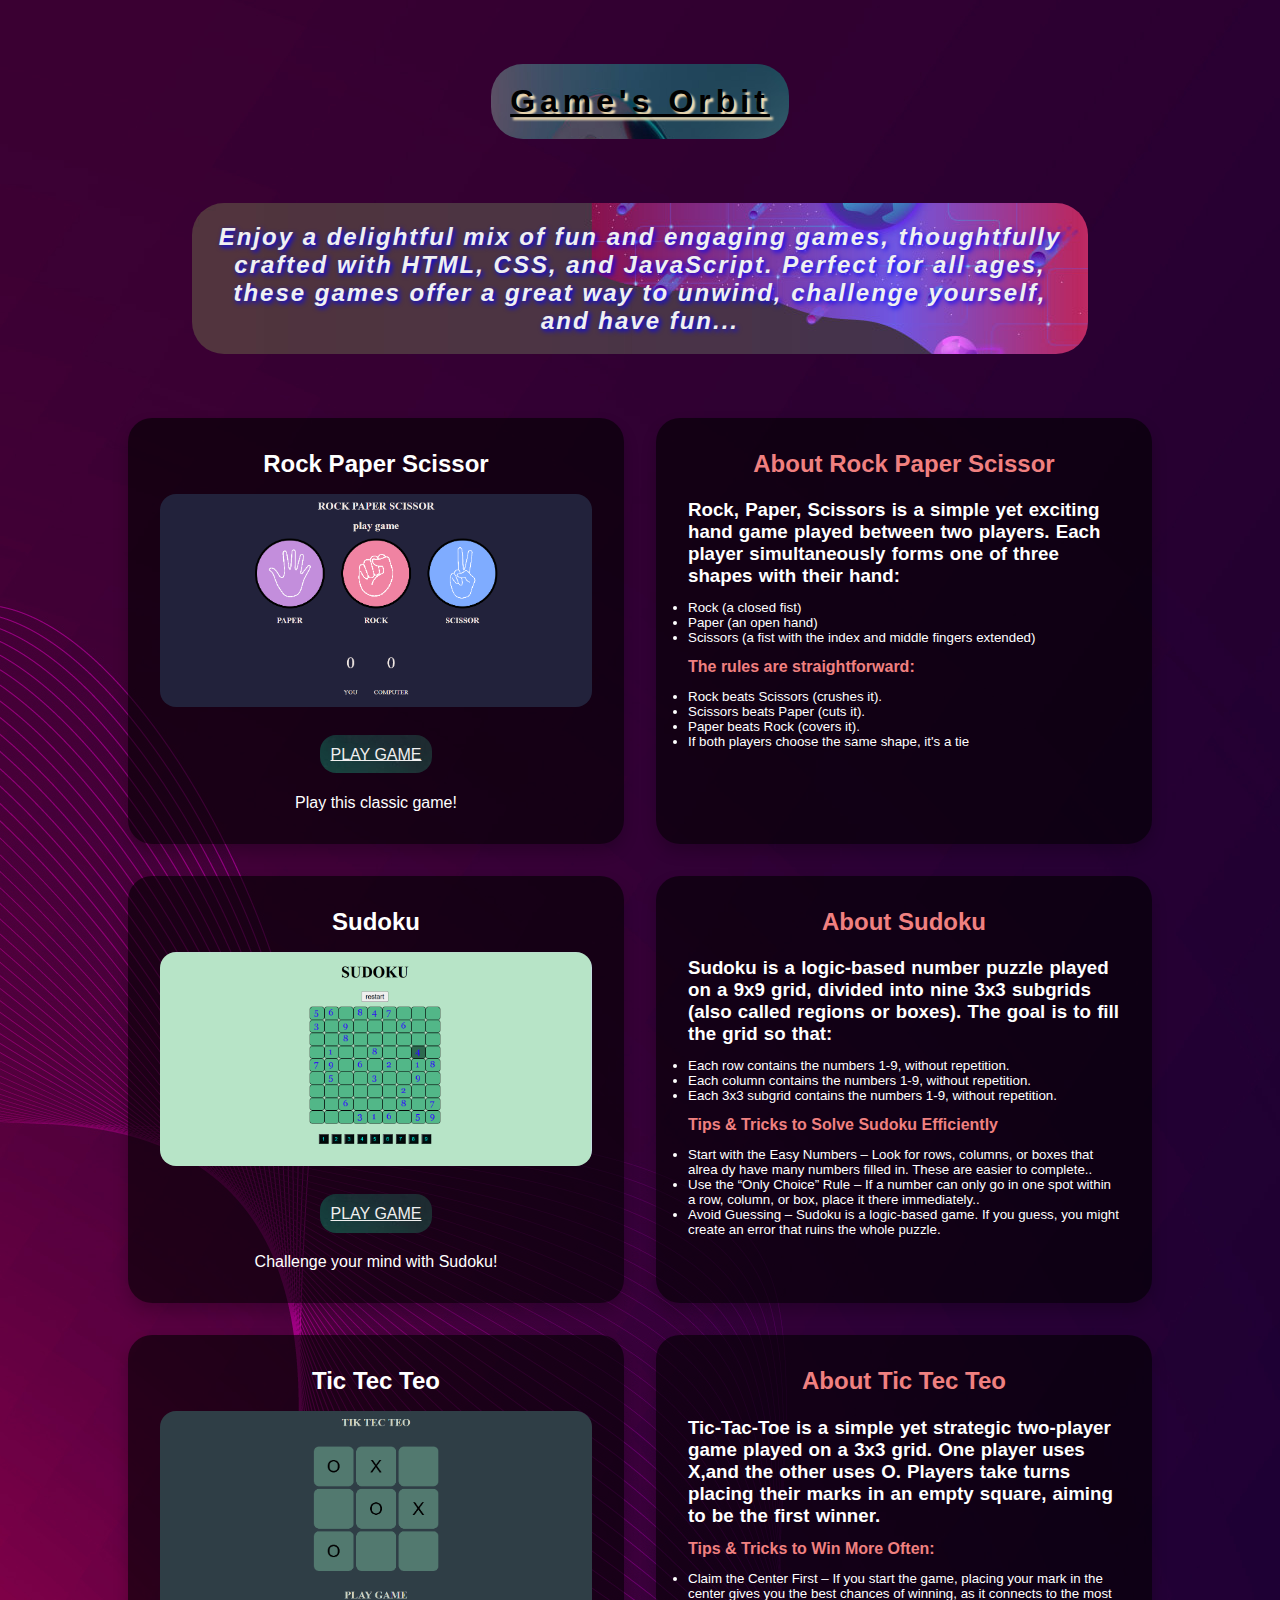
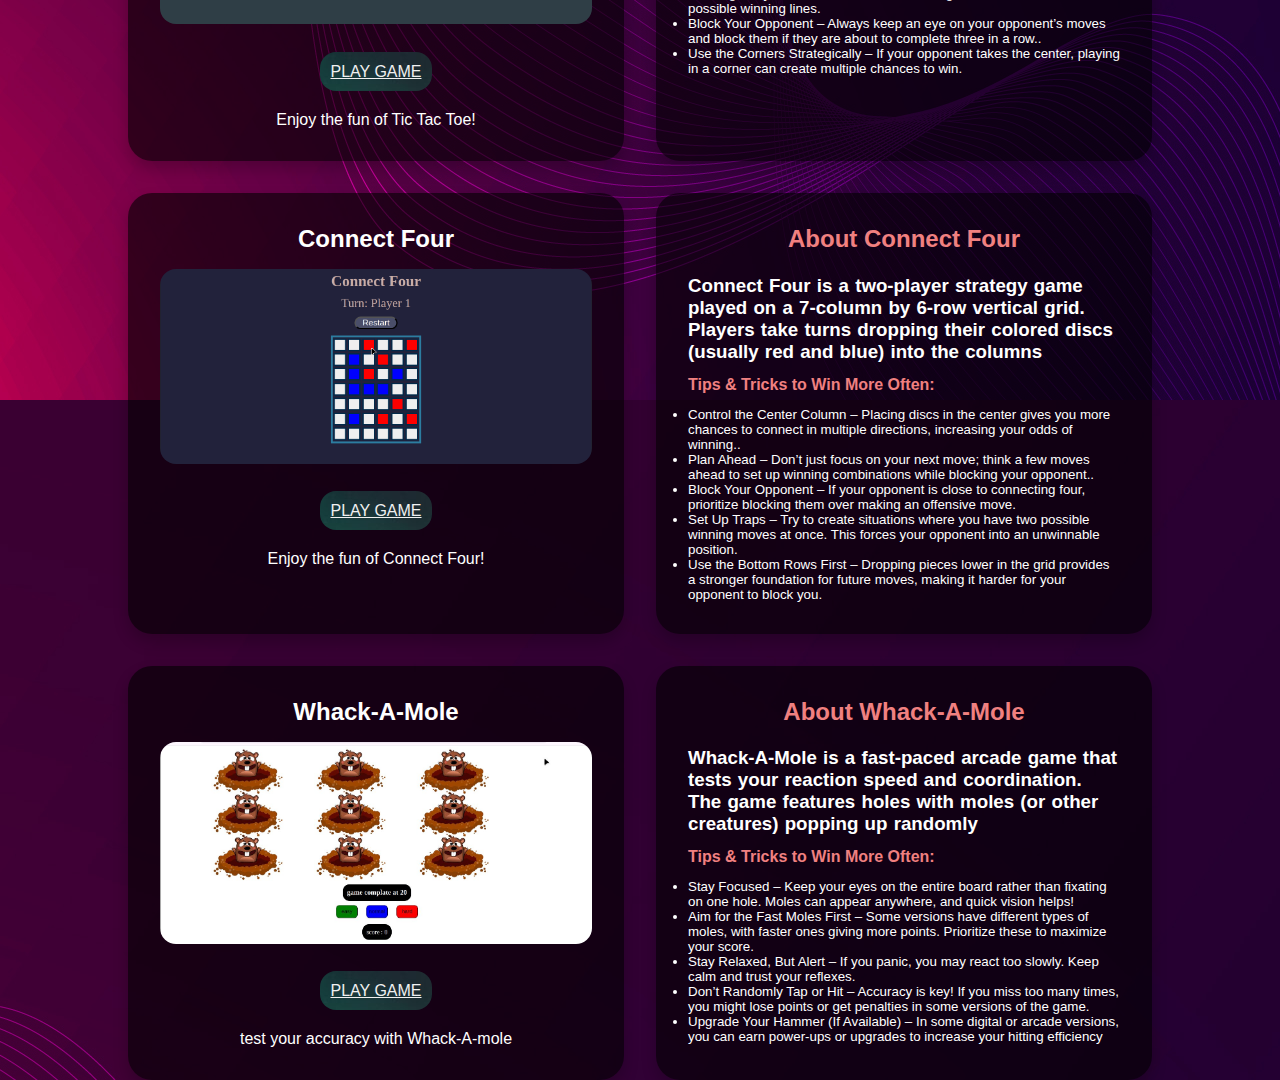
<file: WEB-SITE/website/index.html>
<!DOCTYPE html>
<html lang="en">
<head>
    <meta charset="UTF-8">
    <meta name="viewport" content="width=device-width, initial-scale=1.0">
    <link rel="stylesheet" href="../website/style/game_style.css">
    <title>Welcome to GameOrbit</title>
</head>
<body>
    <div class="head">
        <h1 class="mainHeading">Game's Orbit</h1>
    </div>
    <div class="text">
        <h2 class="mainInfo"> <i>Enjoy  a delightful mix of fun and engaging games, thoughtfully crafted 
            with HTML, CSS, and JavaScript. Perfect for all
             ages, these games offer a great way to unwind, challenge yourself, and have fun... </i>
        </h2>
    </div>
  <div class="cardOfGame">
    <div class="gamesCards">
        <div class="card">
            <h2>Rock Paper Scissor</h2>
            <img class="rock" src="../website/images/ROCK PAPER SCISSOR.png" alt="">
            <a class="button" id="" href="../website/games/Rock Paper Scissor/RPS.html" target="_blank">PLAY GAME</a>
            
            <!--<a class="button" href="https://github.com/Harshil-280307/GAME/tree/888cad1f05506d0e6ac6e62cdee2aa10fcfda733/Rock%20Paper%20Scissor" target="_blank">SOURCE CODE</a>-->
            <p class="about">Play this classic game!</p>
        </div>

        <div class="card">
            <h2 class="aboutCarsHead">About Rock Paper Scissor</h2>
            <h3 class="topic">Rock, Paper, Scissors is a simple yet exciting hand game played between two players. Each
                 player simultaneously forms one of three shapes with their hand:
            </h3>  
                <div class="rules">  
                    <ul>
                        <li> Rock (a closed fist)</li>
                        <li> Paper (an open hand)</li>
                        <li> Scissors (a fist with the index and middle fingers extended) </li>
                    </ul>
               
                    <h4 class="cardSubHeading"> The rules are straightforward: </h4>
                    
                    <ul>
                        <li> Rock beats Scissors (crushes it).</li>
                        <li> Scissors beats Paper (cuts it).</li>
                        <li> Paper beats Rock (covers it).</li>
                        <li> If both players choose the same shape, it's a tie</li>
                    </ul>
                </div>
        </div>

        <div class="card">
            <h2>Sudoku</h2>
            <img src="../website/images/SUDOKU.png" alt="">
            <a class="button" id="" href="../website/games/sudoku/sudoku_2.html" target="_blank">PLAY GAME</a>
          
            <!--<a class="button" href="https://github.com/Harshil-280307/GAME/tree/888cad1f05506d0e6ac6e62cdee2aa10fcfda733/sudoku/final%20complate" target="_blank">SOURCE CODE</a>-->
            <p class="about">Challenge your mind with Sudoku!</p>
        </div>

        <div class="card">
            <h2 class="aboutCarsHead">About Sudoku</h2>
            <h3 class="topic">Sudoku is a logic-based number puzzle played on a 9x9 grid, divided 
                into nine 3x3 subgrids (also called regions or boxes). The goal is to fill the grid so that:
           </h3>  
               <div class="rules">  
                    <ul>
                      <li> Each row contains the numbers 1-9, without repetition.</li>
                      <li> Each column contains the numbers 1-9, without repetition.</li>
                      <li> Each 3x3 subgrid contains the numbers 1-9, without repetition.</li>
                    </ul>  
              
                   <h4 class="cardSubHeading"> Tips & Tricks to Solve Sudoku Efficiently </h4>
                   <ul>
                        <li> Start with the Easy Numbers – Look for rows, columns, or boxes that alrea
                           dy have many numbers filled in. These are easier to complete..</li>
                        <li> Use the “Only Choice” Rule – If a number can only go in one spot
                             within a row, column, or box, place it there immediately..</li>
                        <li> Avoid Guessing – Sudoku is a logic-based game. If you guess,
                             you might create an error that ruins the whole puzzle.</li>
                   </ul>
               </div>
        </div>

        <div class="card">
            <h2>Tic Tec Teo</h2>
            <img src="../website/images/TIK TEC TEO.png" alt="">
            <a class="button" id="" href="../website/games/tic tec teo updeted/game.html" target="_blank">PLAY GAME</a>
            
            <!--<a class="button" href="https://github.com/Harshil-280307/GAME/tree/888cad1f05506d0e6ac6e62cdee2aa10fcfda733/tic%20tec%20teo" target="_blank">SOURCE CODE</a>-->
            <p class="about">Enjoy the fun of Tic Tac Toe!</p>
        </div>

        <div class="card">
            <h2 class="aboutCarsHead">About Tic Tec Teo</h2>
            <h3 class="topic">Tic-Tac-Toe is a simple yet strategic two-player game played on a 3x3 grid.
                 One player uses X,and the other uses O. Players take turns placing 
                their marks in an empty square, aiming to be the first winner.  
           </h3>  
               <div class="rules">  
              
                   <h4 class="cardSubHeading">Tips & Tricks to Win More Often: </h4>

                   <ul>
                     <li> Claim the Center First – If you start the game, placing your  mark in the center gives you
                       the best chances of winning, as it connects to the most possible winning lines.</li>
                     <li> Block Your Opponent – Always keep an eye on your opponent’s moves and block them if 
                       they are about to complete three in a row..</li>
                     <li> Use the Corners Strategically – If your opponent takes the center, playing in a corner
                       can create multiple chances to win.</li>
                   </ul>
               </div>
        </div>


        <div class="card">
          <h2>Connect Four</h2>
          <img src="../website/images/Connect Four.png" alt="">
          <a class="button" id="" href="../website/games/connect four (2)/gaem.html" target="_blank">PLAY GAME</a>
          
          <!--<a class="button" href="https://github.com/Harshil-280307/GAME/tree/888cad1f05506d0e6ac6e62cdee2aa10fcfda733/tic%20tec%20teo" target="_blank">SOURCE CODE</a>-->
          <p class="about">Enjoy the fun of Connect Four!</p>
      </div>


      <div class="card">
      <h2 class="aboutCarsHead">About Connect Four</h2>
      <h3 class="topic">Connect Four is a two-player strategy game played on a 7-column by 6-row vertical grid.
         Players take turns dropping their colored discs (usually red and blue) into the columns
      </h3>  
          <div class="rules">  
              
         
              <h4 class="cardSubHeading"> Tips & Tricks to Win More Often: </h4>
              
              <ul>
                  <li> Control the Center Column – Placing discs in the center gives you more chances to connect in 
                    multiple directions, increasing your odds of winning..</li>
                  <li> Plan Ahead – Don’t just focus on your next move; think a few moves ahead to set up winning 
                    combinations while blocking your opponent..</li>
                  <li> Block Your Opponent – If your opponent is close to connecting four, prioritize blocking them over
                     making an offensive move.</li>
                  <li> Set Up Traps – Try to create situations where you have two possible winning moves at once.
                     This forces your opponent into an unwinnable position.</li>
                  <li>Use the Bottom Rows First – Dropping pieces lower in the grid provides a stronger foundation
                     for future moves, making it harder for your opponent to block you.</li>
              </ul>
          </div>
       </div>

        <div class="card">
          <h2>Whack-A-Mole</h2>
          <img src="../website/images/whack a mole.jpg" alt="">
          <a class="button" id="" href="../website/games/whack a mole/index.html" target="_blank">PLAY GAME</a>
          
          <!--<a class="button" href="https://github.com/Harshil-280307/GAME/tree/888cad1f05506d0e6ac6e62cdee2aa10fcfda733/tic%20tec%20teo" target="_blank">SOURCE CODE</a>-->
          <p class="about">test your accuracy with Whack-A-mole</p>
        </div>

      <div class="card">
        <h2 class="aboutCarsHead">About Whack-A-Mole</h2>
        <h3 class="topic">Whack-A-Mole is a fast-paced arcade game that tests your reaction speed 
          and coordination. The game features holes with moles (or other creatures) popping up randomly
       </h3>  
           <div class="rules">  
          
               <h4 class="cardSubHeading">Tips & Tricks to Win More Often: </h4>
                <ul>
                  <li> Stay Focused – Keep your eyes on the entire board rather than fixating 
                      on one hole. Moles can appear anywhere, and quick vision helps!</li>
                  <li>Aim for the Fast Moles First – Some versions have different types of moles, with faster 
                      ones giving more points. Prioritize these to maximize your score.</li>
                  <li> Stay Relaxed, But Alert – If you panic, you may react too slowly. 
                      Keep calm and trust your reflexes.</li>
                  <li>Don’t Randomly Tap or Hit – Accuracy is key! If you miss too many times,
                     you might lose points or get penalties in some versions of the game.</li>
                  <li>Upgrade Your Hammer (If Available) – In some digital or arcade versions,
                     you can earn power-ups or upgrades to increase your hitting efficiency</li>
               </ul>
           </div>
    </div>

      </div>
    </div>

   <!-- <footer>
        <div class="footerInfo">
            
          <div class="footer-contant">
              <h3 class="footer-h3">About Us</h3>
              <p>
                We provide high-quality CSS templates and gaming resources.
                Stay updated with the latest designs and trends!
              </p>
          </div>

          <div class="footer-link">
              <h3>Quick Link</h3>
              <ul>
                <li> <a class="foo-link" href="/about">About</a> </li>
                <li> <a class="foo-link" href="../website/game_index.html">Games</a> </li>
                <li> <a class="foo-link" href="../website/template.html">CSS Templates</a> </li>
                <li> <a class="foo-link" href="/contact">Contact</a> </li>
                <li> <a class="foo-link" href="../website/web_index.html">Home Page</a> </li>
            </ul>
          </div>

          <div class="footer-bottom">
            <p>© 2025 EXPLORE ACADEMY. All Rights Reserved.</p>
          </div>

        </div>
    </footer> -->
</body>
</html>
</file>
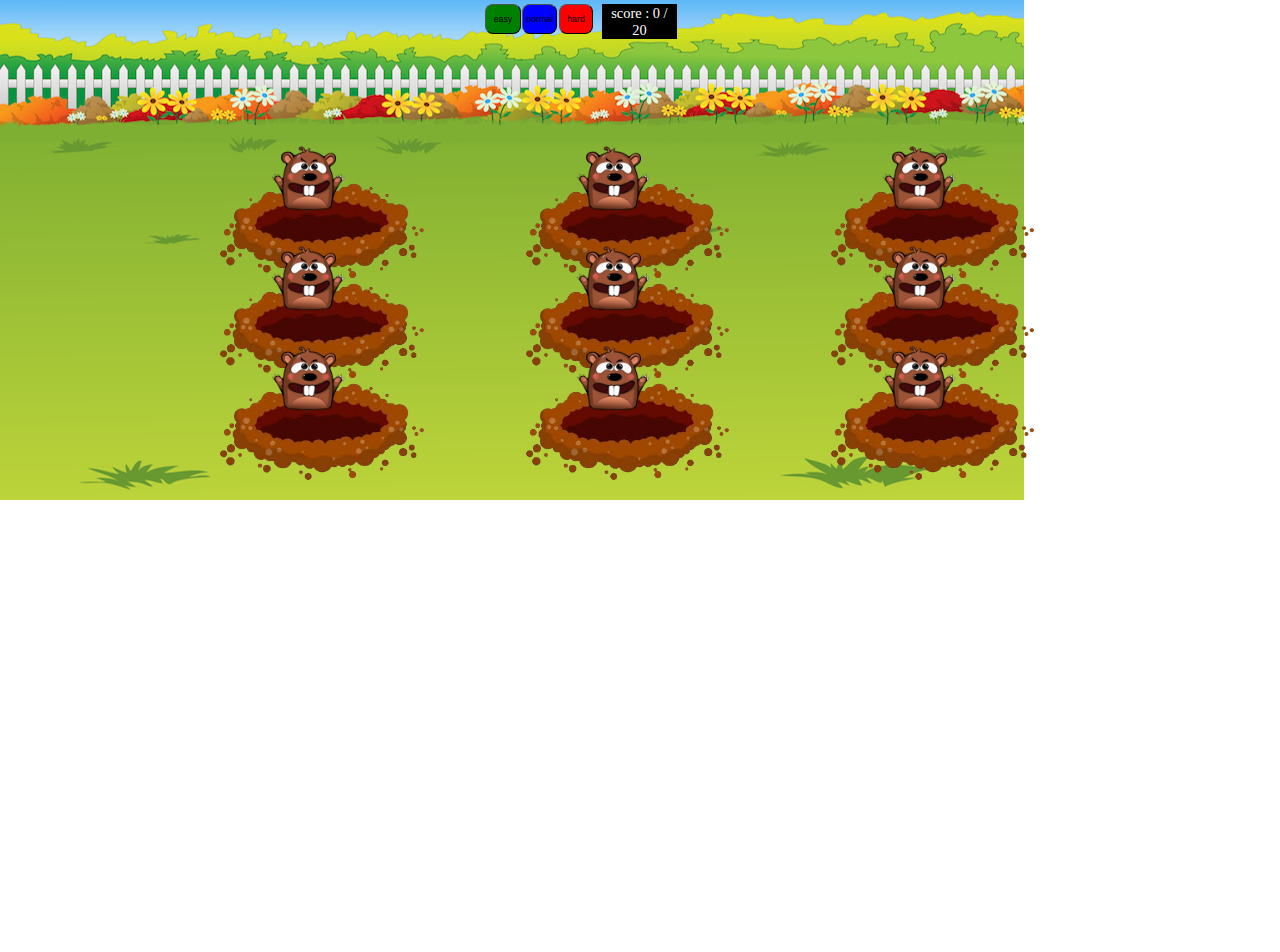
<file: WEB-SITE/website/games/whack a mole/index.html>
<!DOCTYPE html>
<html lang="en">
<head>
    <meta charset="UTF-8">
    <meta name="viewport" content="width=device-width, initial-scale=1.0">
    <title>whack a mole</title>
    <link rel="stylesheet" href="mole.css">
</head>
<body>
    <main>

         <!--div for other factore-->
        <div class="navigation">
            
            <!--for a deficulty-->
           <div class="deficulty-menu">
                <button class="deficulty" id="easy">easy</button>
                <button class="deficulty" id="normal">normal</button>
                <button class="deficulty" id="hard">hard</button>
           </div>

            <!--div for score detail-->
            <div class="score-menu">
                <p class="score">score : 0 / 20</p>
            </div>
            <!--div for start detail-->
            <div class="start-menu">
                <h2 class="start">start</h2>
                <h2 class="Restart">ReSet Deficulty</h2>
            </div>

            
        </div>


        <p class="game-win"></p>


        <!--a main container for store hall game  -->
        <div class="game">
            
            <!--a div for the store images-->
            <div class="contant">
                    <!--bothImg class for set dirt and mole images-->
                    <div class="bothImg1">
                        <img src="images.jpeg" alt="" class="dirt" id="dirt1">
                        <img src="mole.png" alt="" class="mole" id="mole1">
                    </div>

                    <div class="bothImg2">
                        <img src="images.jpeg" alt="" class="dirt" id="dirt2">
                        <img src="mole.png" alt="" class="mole" id="mole2">
                    </div>

                    <div class="bothImg3">
                        <img src="images.jpeg" alt="" class="dirt" id="dirt3">
                        <img src="mole.png" alt="" class="mole" id="mole3">
                    </div>
                
                    <div class="bothImg4">
                        <img src="images.jpeg" alt="" class="dirt" id="dirt4">
                        <img src="mole.png" alt="" class="mole" id="mole4">
                    </div>

                    <div class="bothImg5">
                        <img src="images.jpeg" alt="" class="dirt" id="dirt5">
                        <img src="mole.png" alt="" class="mole" id="mole5">
                    </div>

                    <div class="bothImg6">
                        <img src="images.jpeg" alt="" class="dirt" id="dirt6">
                        <img src="mole.png" alt="" class="mole" id="mole6">
                    </div>

                    <div class="bothImg7">
                        <img src="images.jpeg" alt="" class="dirt" id="dirt7">
                        <img src="mole.png" alt="" class="mole" id="mole7">
                    </div>

                    <div class="bothImg8">
                        <img src="images.jpeg" alt="" class="dirt" id="dirt8">
                        <img src="mole.png" alt="" class="mole" id="mole8">
                    </div>

                    <div class="bothImg9">
                        <img src="images.jpeg" alt="" class="dirt" id="dirt9">
                        <img src="mole.png" alt="" class="mole" id="mole9">
                    </div>
            </div>  
        </div>
       
       
    </main>    
    <script src="mole.js"></script>        
</body>
</html>
</file>
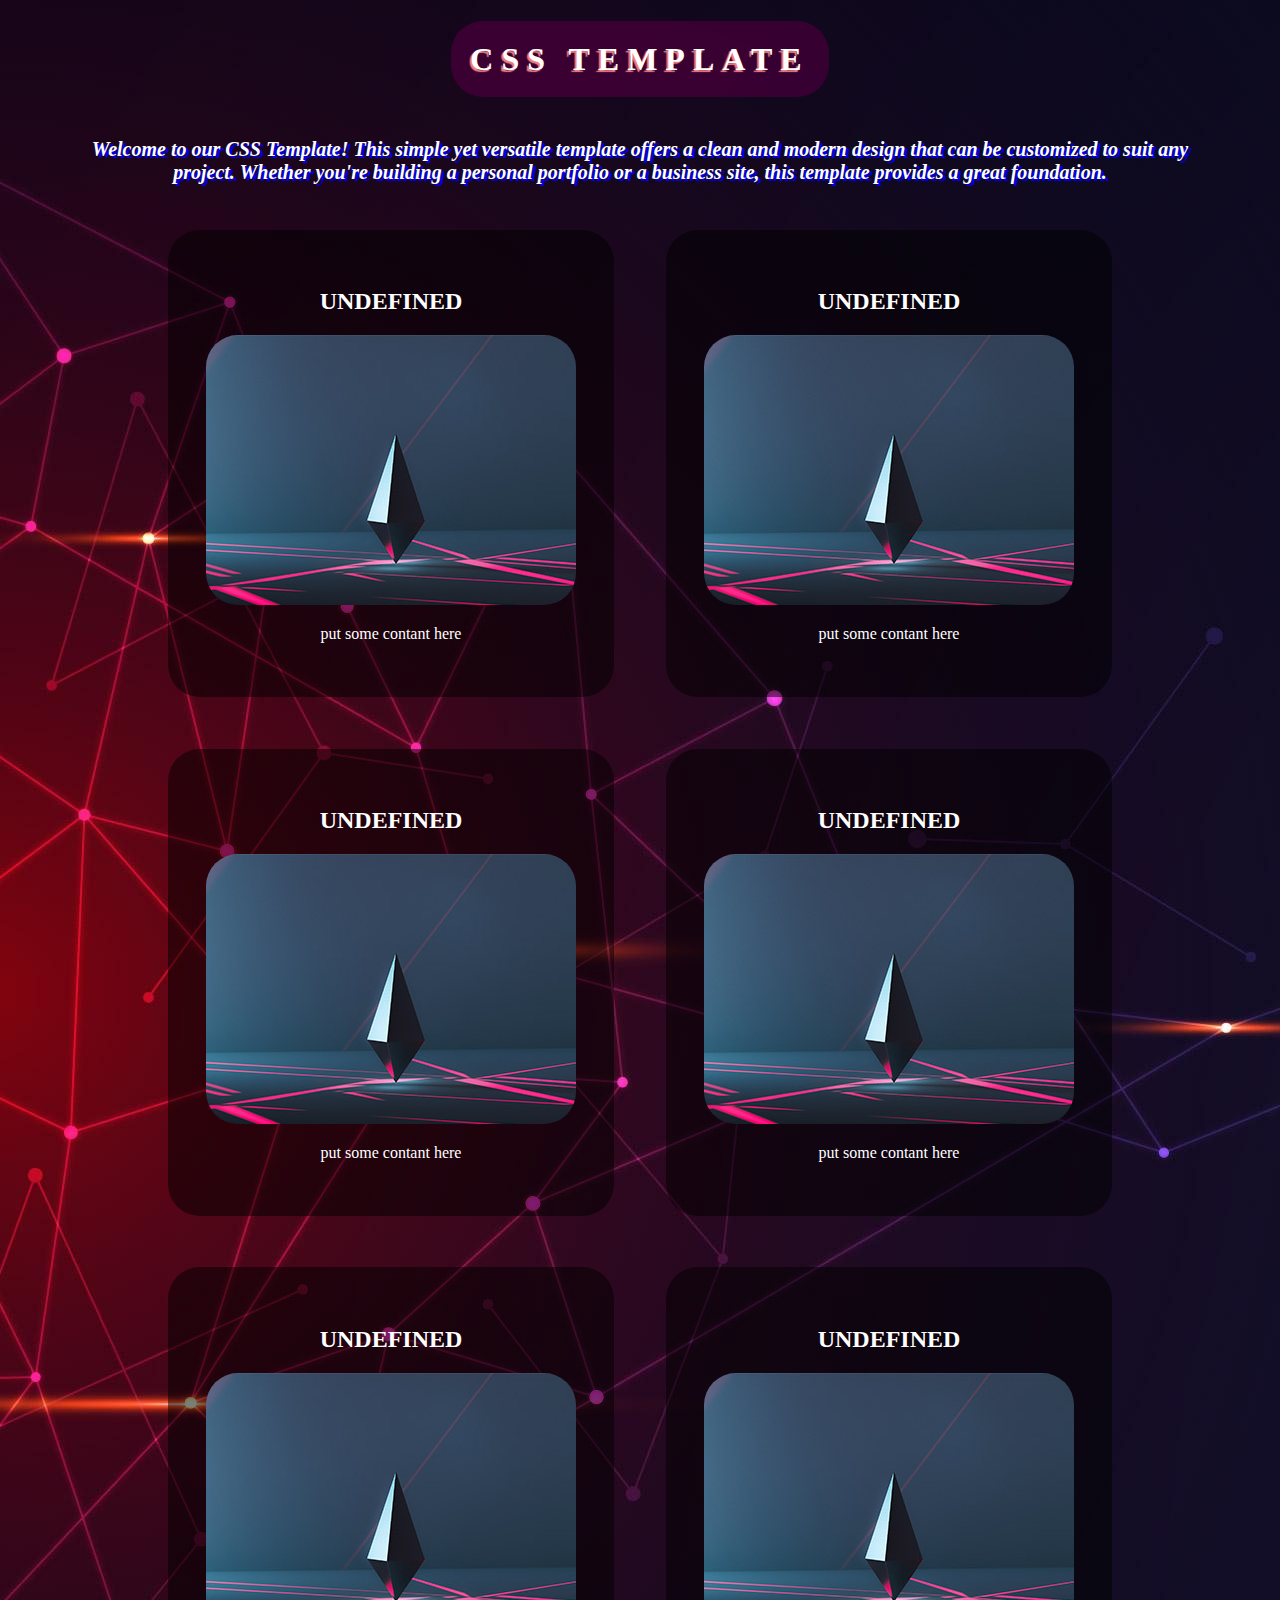
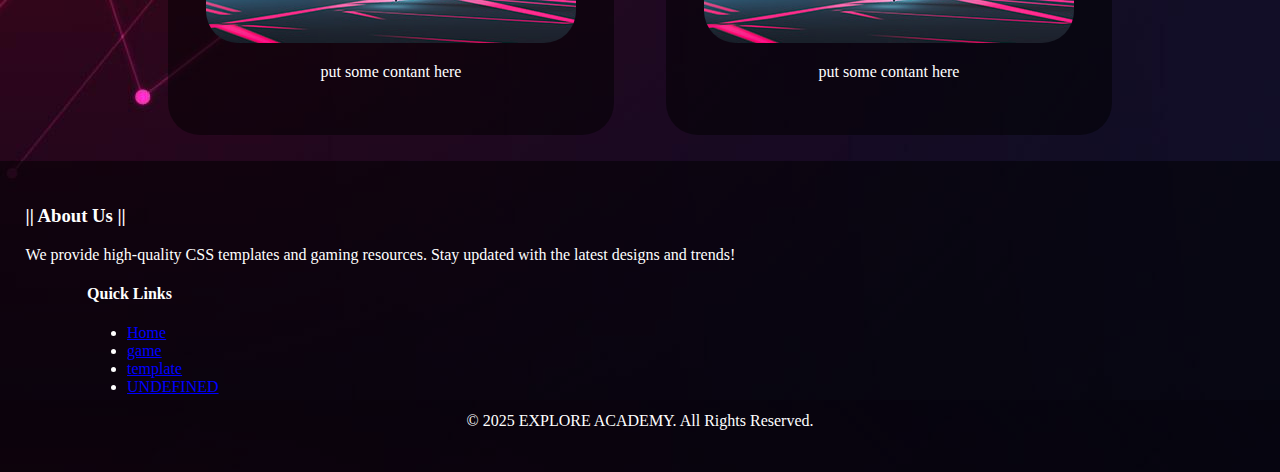
<file: WEB-SITE/website/template.html>
<!DOCTYPE html>
<html lang="en">
<head>
    <meta charset="UTF-8">
    <meta name="viewport" content="width=device-width, initial-scale=1.0">
    <title>TEMPLATE</title>
    <link rel="stylesheet" href="../website/style/template_style.css">
</head>
<body>
    <header>
        <div class="mainHeading">
            <h1 class="heading">CSS TEMPLATE</h1>
            </h3>
        </div>

        <div class="basicInfoDiv">
            <h3 class="basicinfo">
                <i>Welcome to our CSS Template! This simple yet
                versatile template offers a clean and modern design that can be 
                customized to suit any project. Whether you're building a 
                personal portfolio or a business site, this template provides a 
                great foundation.</i>
            </h3>
        </div>
    </header>

    <main>
        <div class="contant">
            <div class="card">
                <h2 class="cardHeading">UNDEFINED</h2>
                <img class="cardImg" src="../website/images/collection-01.jpg" alt="">
                <P class="cardInfo"> put some contant here </P>
            </div>

            <div class="card">
                <h2 class="cardHeading">UNDEFINED</h2>
                <img class="cardImg" src="../website/images/collection-01.jpg" alt="">
                <P class="cardInfo"> put some contant here </P>
            </div>

            <div class="card">
                <h2 class="cardHeading">UNDEFINED</h2>
                <img class="cardImg" src="../website/images/collection-01.jpg" alt="">
                <P class="cardInfo"> put some contant here </P>
            </div>

            <div class="card">
                <h2 class="cardHeading">UNDEFINED</h2>
                <img class="cardImg" src="../website/images/collection-01.jpg" alt="">
                <P class="cardInfo"> put some contant here </P>
            </div>

            <div class="card">
                <h2 class="cardHeading">UNDEFINED</h2>
                <img class="cardImg" src="../website/images/collection-01.jpg" alt="">
                <P class="cardInfo"> put some contant here </P>
            </div>

            <div class="card">
                <h2 class="cardHeading">UNDEFINED</h2>
                <img class="cardImg" src="../website/images/collection-01.jpg" alt="">
                <P class="cardInfo"> put some contant here </P>
            </div>
        </div>
    </main>
    <footer>
        <div>
            <div class="footer">
                <div class="footer-contant">
                    <h3 class="footer-h3">|| About Us ||</h3>
                    <p>
                      We provide high-quality CSS templates and gaming resources.
                      Stay updated with the latest designs and trends!
                    </p>
                </div>
                <div class="footer-middle">
                    <h4>Quick Links</h4>
                    <ul>
                        <li><a href="web_index.html">Home</a></li>
                        <li><a href="game_index.html">game</a></li>
                        <li><a href="template.html">template</a></li>
                        <li><a href="">UNDEFINED</a></li>
                    </ul>
                </div>
                <div class="footer-bottom">
                    <p>© 2025 EXPLORE ACADEMY. All Rights Reserved.</p>
                  </div>
        
            </div>
        </div>
    </footer>
    <script src=""></script>
</body>
</html>
</file>
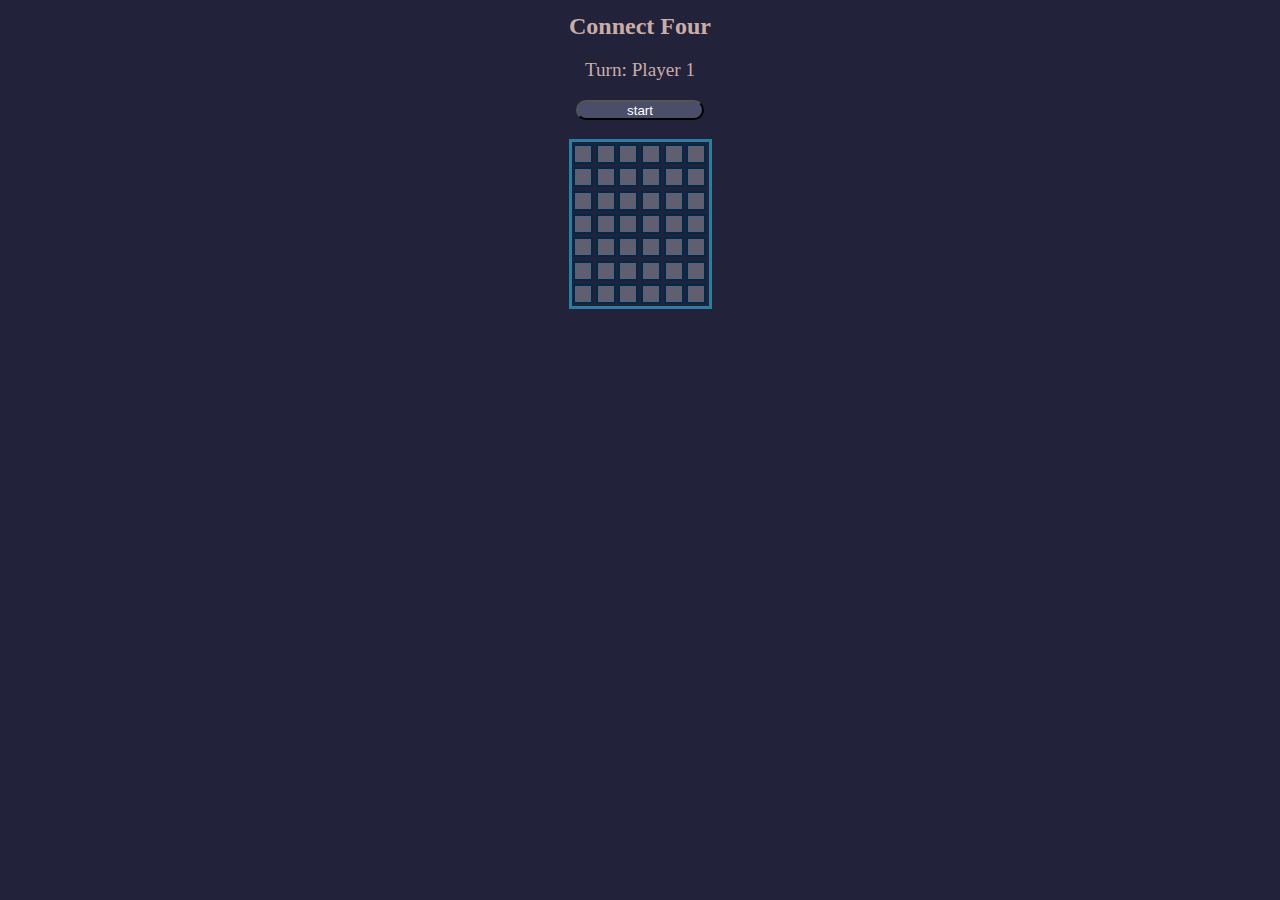
<file: WEB-SITE/website/games/connect four (2)/gaem.html>
<!DOCTYPE html>
<html>
  <head>
      <title>Connect Four</title>
      <link rel="stylesheet" href="four.css"/>
  </head>
<body>
    <h2>Connect Four</h2>
    <div id="game">
      <div id="turn">Turn: Player <span id="player">1</span></div>
      <div id="outcome"><span id="result"></span></div>
      <div class="start-menu">
        <button class="start"> start </button>
      </div>
      <div id="board"></div>
    </div>



    <script type="text/javascript" src="four.js"></script>
    <script src="_2_four.js"></script>
</body>
</html>
</file>
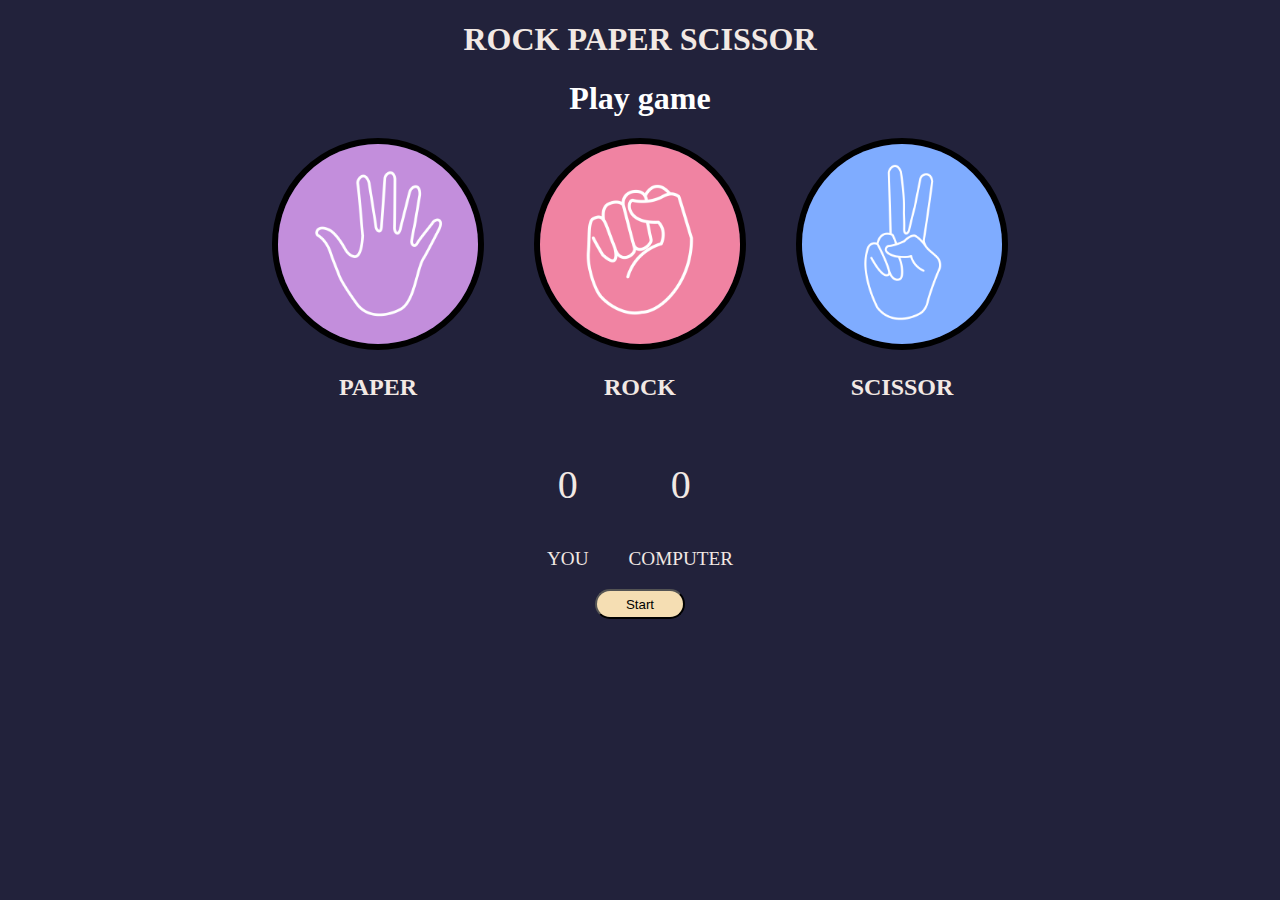
<file: WEB-SITE/website/games/Rock Paper Scissor/RPS.html>
<!DOCTYPE html>
<html lang="en">
<head>
    <meta charset="UTF-8">
    <meta name="viewport" content="width=device-width, initial-scale=1.0">
    <link rel="stylesheet" href="RPS_style.css">
    <title>ROCK PAPER SCISSOR</title>
</head>
<body>
<main>
    <div class="box">
        <div class="content">
            <h1>ROCK PAPER SCISSOR</h1>
            <h1 class="msg">Play game </h1>
            <div class="image-propaty">
                <div class="choice">    
                    <img class="PAPER" src="paper.png" alt="">
                    <h2>PAPER</h2>
                </div>
                <div>
                    <img class="ROCK" src="rock.png" alt="">
                    <h2>ROCK</h2>
                </div>
                <div>
                    <img class="SCISSOR" src="scissors.png" alt="">
                    <h2>SCISSOR</h2>
                </div>
            </div>
            <div class="count">
                <div><p class="yourScore">0</p><p>YOU</p></div>
                <div><p class="compScore">0</p><p>COMPUTER</p></div>
            </div>
            <button id="start">Start</button>
        </div>
    </div>
</main>
    <script src="RPS_srcipt.js"></script>
</body>
</html>
</file>
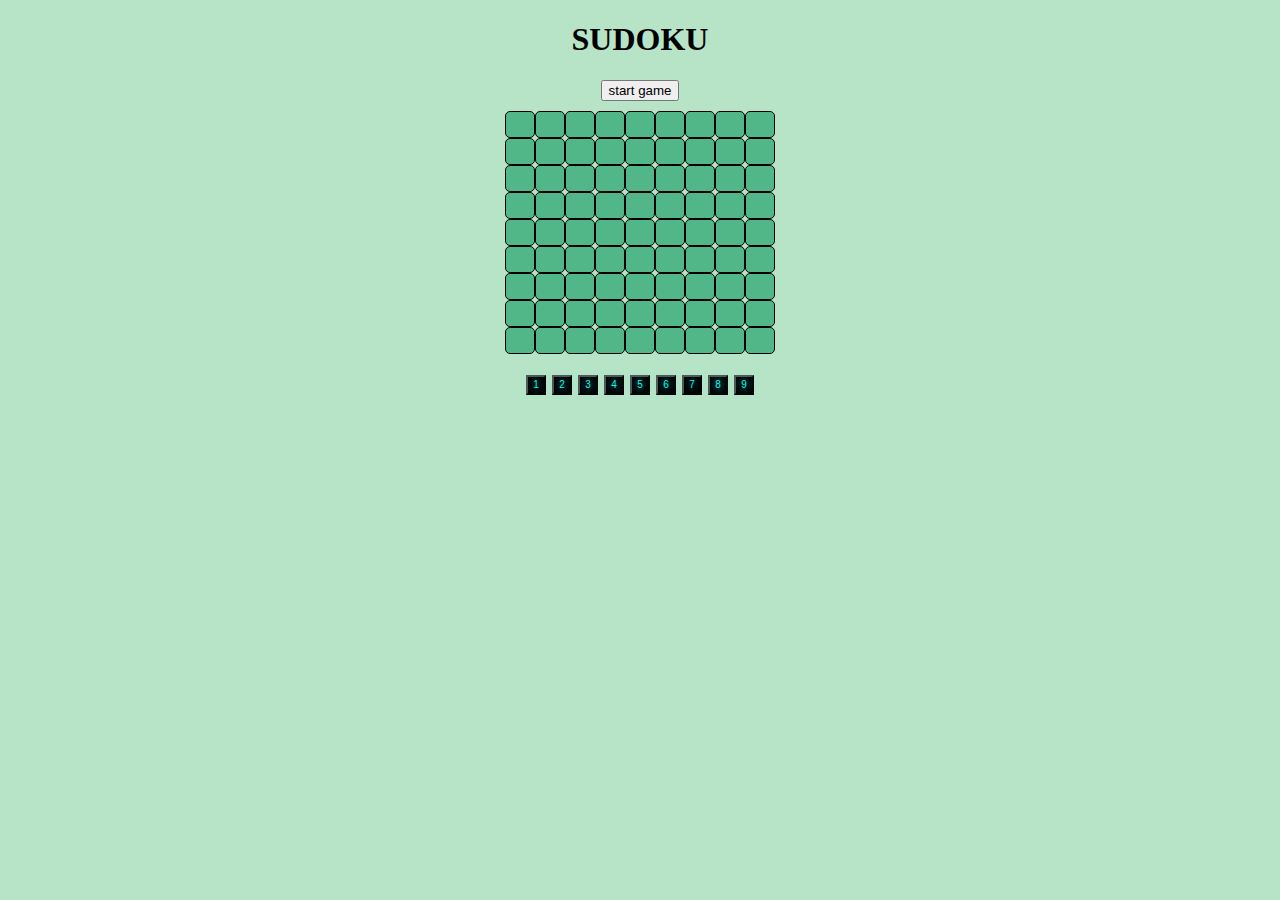
<file: WEB-SITE/website/games/sudoku/sudoku_2.html>
<!DOCTYPE html>
<html lang="en">

<head>
        <meta charset="UTF-8">
        <meta name="viewport" content="width=device-width, initial-scale=1.0">
        <title>SUDOKU</title>
        <link rel="stylesheet" href="sudoku_2.css">
</head>

<body>
        <main>
                <div class="Main">
                        <h1 style="display: flex; justify-content: center; align-items: center;">SUDOKU</h1>
                        <div class="start">
                                <button id="startButton">start game</button>
                        </div>
                        <div>
                                <div class="head">
                                        <div id="Mainbox" class="Mainbox">
                                                <div class="box" id="1box1"></div>
                                                <div class="box" id="1box2"></div>
                                                <div class="box" id="1box3"></div>
                                                <div class="box" id="1box4"></div>
                                                <div class="box" id="1box5"></div>
                                                <div class="box" id="1box6"></div>
                                                <div class="box" id="1box7"></div>
                                                <div class="box" id="1box8"></div>
                                                <div class="box" id="1box9"></div>
                                        </div>



                                        <div id="Mainbox" class="Mainbox">
                                                <div class="box" id="2box1"></div>
                                                <div class="box" id="2box2"></div>
                                                <div class="box" id="2box3"></div>
                                                <div class="box" id="2box4"></div>
                                                <div class="box" id="2box5"></div>
                                                <div class="box" id="2box6"></div>
                                                <div class="box" id="2box7"></div>
                                                <div class="box" id="2box8"></div>
                                                <div class="box" id="2box9"></div>
                                        </div>


                                        <div id="Mainbox" class="Mainbox">
                                                <div class="box" id="3box1"></div>
                                                <div class="box" id="3box2"></div>
                                                <div class="box" id="3box3"></div>
                                                <div class="box" id="3box4"></div>
                                                <div class="box" id="3box5"></div>
                                                <div class="box" id="3box6"></div>
                                                <div class="box" id="3box7"></div>
                                                <div class="box" id="3box8"></div>
                                                <div class="box" id="3box9"></div>
                                        </div>

                                        <div id="Mainbox" class="Mainbox">
                                                <div class="box" id="4box1"></div>
                                                <div class="box" id="4box2"></div>
                                                <div class="box" id="4box3"></div>
                                                <div class="box" id="4box4"></div>
                                                <div class="box" id="4box5"></div>
                                                <div class="box" id="4box6"></div>
                                                <div class="box" id="4box7"></div>
                                                <div class="box" id="4box8"></div>
                                                <div class="box" id="4box9"></div>
                                        </div>

                                        <div id="Mainbox" class="Mainbox">
                                                <div class="box" id="5box1"></div>
                                                <div class="box" id="5box2"></div>
                                                <div class="box" id="5box3"></div>
                                                <div class="box" id="5box4"></div>
                                                <div class="box" id="5box5"></div>
                                                <div class="box" id="5box6"></div>
                                                <div class="box" id="5box7"></div>
                                                <div class="box" id="5box8"></div>
                                                <div class="box" id="5box9"></div>
                                        </div>
                                        <div id="Mainbox" class="Mainbox">
                                                <div class="box" id="6box1"></div>
                                                <div class="box" id="6box2"></div>
                                                <div class="box" id="6box3"></div>
                                                <div class="box" id="6box4"></div>
                                                <div class="box" id="6box5"></div>
                                                <div class="box" id="6box6"></div>
                                                <div class="box" id="6box7"></div>
                                                <div class="box" id="6box8"></div>
                                                <div class="box" id="6box9"></div>
                                        </div>

                                        <div id="Mainbox" class="Mainbox">
                                                <div class="box" id="7box1"></div>
                                                <div class="box" id="7box2"></div>
                                                <div class="box" id="7box3"></div>
                                                <div class="box" id="7box4"></div>
                                                <div class="box" id="7box5"></div>
                                                <div class="box" id="7box6"></div>
                                                <div class="box" id="7box7"></div>
                                                <div class="box" id="7box8"></div>
                                                <div class="box" id="7box9"></div>
                                        </div>

                                        <div id="Mainbox" class="Mainbox">
                                                <div class="box" id="8box1"></div>
                                                <div class="box" id="8box2"></div>
                                                <div class="box" id="8box3"></div>
                                                <div class="box" id="8box4"></div>
                                                <div class="box" id="8box5"></div>
                                                <div class="box" id="8box6"></div>
                                                <div class="box" id="8box7"></div>
                                                <div class="box" id="8box8"></div>
                                                <div class="box" id="8box9"></div>
                                        </div>

                                        <div id="Mainbox" class="Mainbox">
                                                <div class="box" id="9box1"></div>
                                                <div class="box" id="9box2"></div>
                                                <div class="box" id="9box3"></div>
                                                <div class="box" id="9box4"></div>
                                                <div class="box" id="9box5"></div>
                                                <div class="box" id="9box6"></div>
                                                <div class="box" id="9box7"></div>
                                                <div class="box" id="9box8"></div>
                                                <div class="box" id="9box9"></div>
                                        </div>
                                </div>
                        </div>
                        <div class="button">
                                <button class="btn" id="btn1">1</button>
                                <button class="btn" id="btn2">2</button>
                                <button class="btn" id="btn3">3</button>
                                <button class="btn" id="btn4">4</button>
                                <button class="btn" id="btn5">5</button>
                                <button class="btn" id="btn6">6</button>
                                <button class="btn" id="btn7">7</button>
                                <button class="btn" id="btn8">8</button>
                                <button class="btn" id="btn9">9</button>
                        </div>

                </div>
        </main>
        

        <script src="sudoku_2.js"></script>
</body>

</html>
</file>
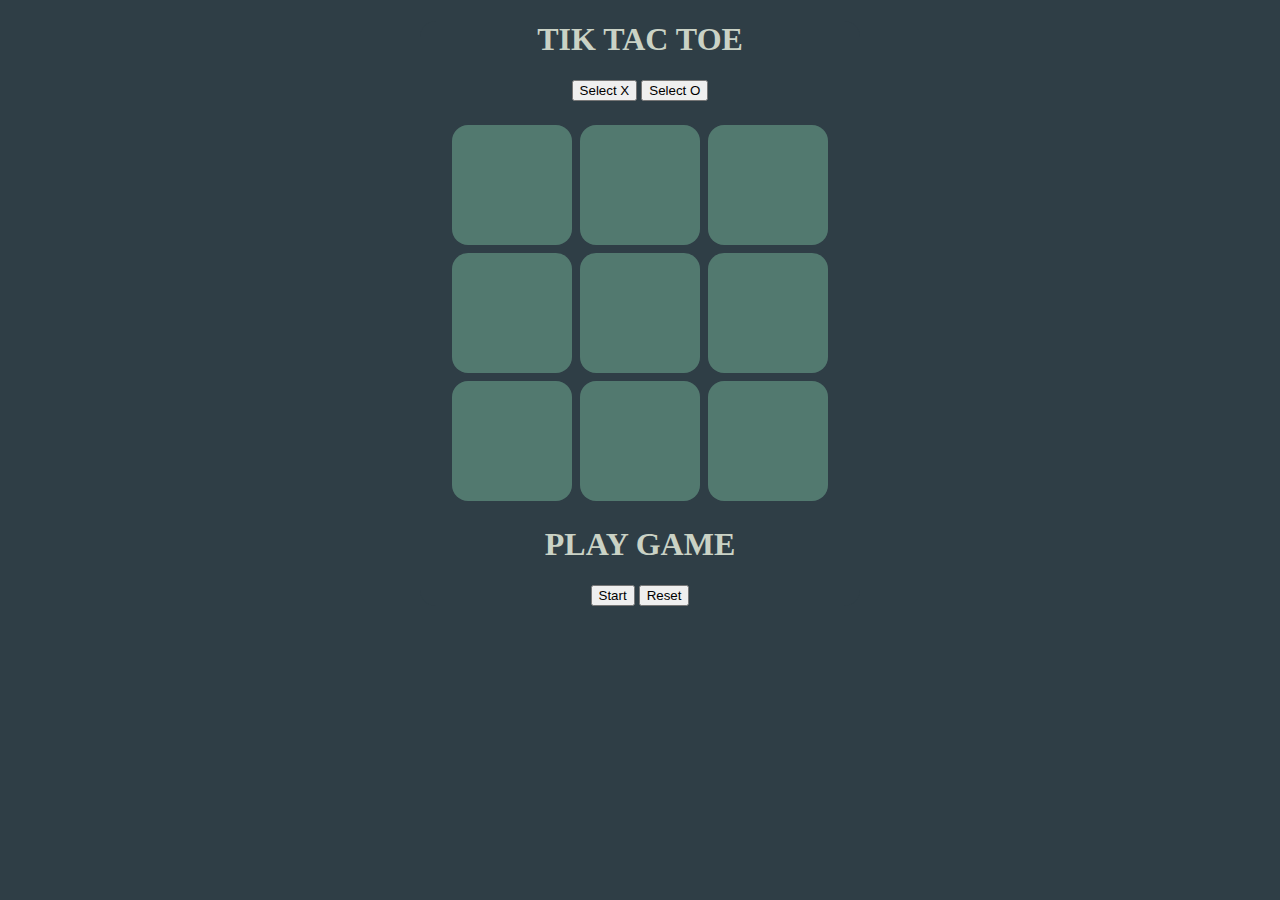
<file: WEB-SITE/website/games/tic tec teo updeted/game.html>
<!DOCTYPE html>
<html lang="en">
<head>
    <meta charset="UTF-8">
    <meta name="viewport" content="width=device-width, initial-scale=1.0">
    <link rel="stylesheet" href="disin.css">
    <title> tik tok teo </title>
</head>
<body>
    <main>
        <div class="page">
            <h1> TIK TAC TOE</h1>
            <button id="selectX">Select X</button>
            <button id="selectO">Select O</button>
            <div class="container">
                <button class="box"></button>
                <button class="box"></button>
                <button class="box"></button>
                <button class="box"></button>
                <button class="box"></button>
                <button class="box"></button>
                <button class="box"></button>
                <button class="box"></button>
                <button class="box"></button>
            </div>
            <h1 class="winn">PLAY GAME</h1>
            <button id="start">Start</button>
            <button id="restart">Reset</button>
        </div>
    </main>
    <script src="app.js"></script>
</body>
</html>
</file>
<file: WEB-SITE/website/style/game_style.css>
* {
    margin: 0;
    padding: 0;
    box-sizing: border-box;
}


body {
    background-image: url(../images/3334896.jpg);
    font-family: Arial, sans-serif;
    background-color: #f0f0f0;
    justify-content: center;
    align-items: center;
    min-height: 100vh;
}

.head{
    display: flex;
    justify-content: center;
}

.mainHeading{
    text-align: center;
    color: black;
    text-decoration: underline;
    margin-bottom: 05%;
    margin-top: 05%;
    letter-spacing: 5px;
    background-image: url(../images/featured-04.jpg);
    object-fit:scale-down;
    border-radius: 2rem;
    padding: 1.5%;
    width: fit-content;
    text-shadow: 3px 3px 2px wheat;
}


.text{
    display: flex;
    justify-content: center;
   
}

.mainInfo{
    width: 70%;
    text-align: center;
    color: #f0f0f0;
    letter-spacing: 2px;
    margin-bottom: 05%;
    text-shadow: 2px 2px 5px blue;
    background-image: url(../images/banner-bg.jpg);
    border-radius: 2rem;
    padding: 1.5%;          
}


.cardOfGame{
  display: flex;
  justify-content: center;
  align-content: center;
  align-items: center;
}

.gamesCards {
    display: flex;
    flex-wrap: wrap;
    justify-content: center;
    gap: 2rem;
    width: 80%;
}


.card {
    background-color:rgba(0, 0, 0, 0.6);
    color: white;
    border-radius: 1.5rem;
    width: calc(50% - 1rem);
    padding: 2rem;
    text-align: center;
    box-shadow: 0px 8px 15px rgba(0, 0, 0, 0.2);
    transition: transform 0.3s ease, box-shadow 0.3s ease;
}


.card img {
    width: 100%;
    height: auto; 
    border-radius: 1rem;
    margin: 1rem 0;
    object-fit: cover;
    margin-bottom: 8%;
}


.card:hover {
    transform: scale(1.05);
    box-shadow: 0px 15px 25px rgba(0, 0, 0, 0.4);
    display: block;
}


.about{
    margin-top: 7%;
}


.button{
    color: #f0f0f0;
    margin: 10px;
    background-image: url(../images/main-90.jpg);
    border-radius: 1rem;
    padding: 2.5%;
}

.button:hover{
    color: red;
}


.aboutCarsHead{
    color: lightcoral;
}

.topic{
    text-align: left;
    margin-bottom: 3%;
    margin-top: 5%;
    word-spacing: 1px;
}


.rules{
    text-align: left;
}

.cardSubHeading{
    margin-top: 3%;
    margin-bottom: 3%;
    color: lightcoral;
}

li{
    font-size: smaller;
}


footer{
    margin-top: 10%;
    align-items: center;
}

.footerInfo{
    background-color: rgba(0, 0, 0, 0.4);
    height: 250px;
    color: white;
}

.footer-contant{
    margin-top: 15%;
    margin-left: 10%;
}

.footer-h3{
    margin-bottom: 1%;
}

.footer-link{
    margin-top: 2%;
    margin-left: 15%;
    margin-bottom: 2%;
}

.foo-link{
    text-decoration: none;
    color: blue;

}

.footer-bottom{
    text-align: center;
}

/* Responsive design */
@media (max-width: 768px) {
    .card {
        width: 100%;
    }
}

p:hover{
    cursor:default;
}
</file>
<file: WEB-SITE/website/games/whack a mole/mole.css>
body{
    background-image: url(blal.png); 
    background-repeat: no-repeat;
    


}

/*style for game class inside main tag*/
.game{    
    width: 80%;
    height: 100%;
    margin-top: 8%;
    margin-left: 5%;
    display: flex;
    justify-content: center;
} 

/*a contant style for all 6 image seting*/
 .contant{
    display: flex;
    justify-content: center;
    flex-wrap: wrap;
    width: 100%;
    height: 600px;
}

.game-win{
    text-align: center;
    font-size: 40px;
    color: lightcoral;
    background-color: black;
    border-radius: 2rem;
}

/**this all 6 same name class for set image position*/
.bothImg1{
    margin-left:10%;
    position: relative;
    width: 20%;
}
#dirt1 {
    position: absolute;
    margin-top:20% ;
    width: 100%;
}
#mole1{
    position: absolute;
    width: 150px;
    left: 25%;
}


.bothImg2{
    margin-left:10%;
    position: relative;
    width: 20%;
}
#dirt2 {
    position: absolute;
    margin-top:20% ;
    width: 100%;
}
#mole2{
    position: absolute;
    width: 150px;
    left: 25%;
}


.bothImg3{
    margin-left:10%;
    position: relative;
    width: 20%;
}
#dirt3 {
    position: absolute;
    margin-top:20% ;
    width: 100%;
}
#mole3{
    position: absolute;
    width: 150px;
    left: 25%;
}


.bothImg4{
    margin-left:10%;
    position: relative;
    width: 20%;
}
#dirt4 {
    position: absolute;
    margin-top:20% ;
    width: 100%;
}
#mole4{
    position: absolute;
    width: 150px;
    left: 25%;
}


.bothImg5{
    margin-left:10%;
    position: relative;
    width: 20%;
}
#dirt5 {
    position: absolute;
    margin-top:20% ;
    width: 100%;
}
#mole5{
    position: absolute;
    width: 150px;
    left: 25%;
}


.bothImg6{
    margin-left:10%;
    position: relative;
    width: 20%;
}
#dirt6 {
    position: absolute;
    margin-top:20% ;
    width: 100%;
}
#mole6{
    position: absolute;
    width: 150px;
    left: 25%;
}

.bothImg7{
    margin-left:10%;
    position: relative;
    width: 20%;
}
#dirt7 {
    position: absolute;
    margin-top:20% ;
    width: 100%;
}
#mole7{
    position: absolute;
    width: 150px;
    left: 25%;
}

.bothImg8{
    margin-left:10%;
    position: relative;
    width: 20%;
}
#dirt8 {
    position: absolute;
    margin-top:20% ;
    width: 100%;
}
#mole8{
    position: absolute;
    width: 150px;
    left: 25%;
}

.bothImg9{
    margin-left:10%;
    position: relative;
    width: 20%;
}
#dirt9 {
    position: absolute;
    margin-top:20% ;
    width: 100%;
}
#mole9{
    position: absolute;
    width: 150px;
    left: 25%;
}

/*for all below btn*/

.navigation{
    display: flex;
    justify-content: center;
}


/*for deficulty menu*/

.deficulty-menu{
    display: flex;
    justify-content: center;
    margin-right: 2%;
}

#normal{
    background-color: blue;
    color: black;
    margin-left: 2%;
    width: 100%;
    height: 60px;
    border-radius: 1rem;
    font-size: 110%
}
#easy{
    background-color: green;
    color: black;
    border-radius: 1rem;
    width: 100%;
    height: 60px;
    padding-left: 10%;
    padding-right: 10%;
    font-size: 110%
}
#hard{
    background-color: red;
    color: black;
    border-radius: 1rem;
    margin-left: 2%;
    width: 100%;
    padding-left: 10%;
    padding-right: 10%;
    height: 60px;
    font-size: 110%
}


/*for set style on the score bord*/
.score-menu{
    display: flex;
    justify-content: center;
    margin-right: 4%;
}
.score{
    margin: 0px;
    text-align: center;
    color: white;
    font-size: 180%;
    background-color: black;
    padding: 1%;
}


/*for set style on the start menu*/
.start-menu{
    position: relative;
    margin-left: 4%;
    display: flex;
    justify-content: center;
}
.start, .Restart{
    margin: 0px;
    text-align: center;
    padding-left: 40px;
    padding-right: 40px;
    color: white;
    background-color: black;
    font-size: 30px;
    height: fit-content;
    position: absolute;
    cursor: pointer;
}
</file>
<file: WEB-SITE/website/style/template_style.css>
body{
    background-image: url(../images/5079835.jpg);
    padding: 0px;
    margin: 0px;
}

.mainHeading{
    display: flex;
    justify-content: center;
}

.heading{
    color: white;
    text-align: center;
    text-shadow: -2px 2px 1px lightcoral;
    background-image: url(../images/3334896.jpg);
    border-radius: 2rem;
    width: fit-content;
    padding:1.5%;
    letter-spacing: 8px;
}

.basicInfoDiv{
    
    display: flex;
    justify-content: center;
    text-align: center;
}

.basicinfo{
    text-align: center;
    align-content: center;
    width: 88%;
    color: white;
    font-size: 20px;
    text-shadow: 3px 2px 1px blue;
}

.contant{
    display: flex;
    justify-content: center;
    flex-wrap: wrap;
}

.card{
    background-color: rgba(0, 0, 0, 0.5);
    width: fit-content;
    padding: 3%;
    border-radius: 2rem;
    margin: 2%;
}

.cardImg{
    border-radius: 2rem;
}


.cardHeading{
    color: white;
    text-align: center;
}

.cardInfo{
    color: white;
    text-align: center;
}


.footer-contant{
    color: white;
}

.footer{
    background-color: rgba(0, 0, 0, 0.5);
    padding: 2%;
}

.footer-middle{
    margin-left: 5%;
    color: white;
}

.footer-middle a{
    color: blue;
}

.footer-bottom{
    text-align: center;
    color: white;
}
</file>
<file: WEB-SITE/website/games/connect four (2)/four.css>
*, ::before, ::after {
    margin: 0;
    padding: 0;
    box-sizing: border-box;
}

body{
    background-color: #22223b;
}

:root {
    --divwidth: 20px;
    --divheight: 20px;
}

h2 {
    text-align: center;
    margin-top: 1%;
    color: #c9ada7;
}

#game {
    margin: 0 auto;
}

#turn {
    font-size: 1.2rem;
    color: #c9ada7;
    text-align: center;
    margin-top: 1.5%;
    margin-bottom: 1.5%;
}

#outcome{
    text-align: center;
    margin-top: 0.5%;
    margin-bottom: 0.5%; 
    color: #99d98c;
}

.start-menu{
    display: flex;
    justify-content: center;
    margin-top: 1.5%;
    margin-bottom: 1.5%;
}

#board {
    border: 3px solid #2c7da0;
    width: calc(7*var(--divwidth) + 3px);
    height: calc(6*var(--divheight) + 50px);
    margin: 0 auto;
    display: flex;
    flex-wrap: wrap;
}

#board button {
    margin: 1%;
    height: var(--divheight);
    width: var(--divwidth);
    border: 2px solid #012a4a;
}

.start{
    background-color: #4a4e69;
    color: white;
    border-radius: 2rem;
    width: 10%;
    height: 20px;

}
</file>
<file: WEB-SITE/website/games/Rock Paper Scissor/RPS_style.css>
body{
    margin: 0px;
    padding: 0px;
    background-color: #22223B;
    align-content: center;
    align-items: center;
}

h1,h2{
    color: #F2E9E4;
}

.msg{
    color: white;
}

.count{
    display: flex;
    justify-content: center;
    gap: 40px;
    
}

p{
    font-size: larger;
    color:#F2E9E4;
}

.content{
    text-align: center;
    background-color: #22223B;
    width: 100%;
    height: 100%;
    align-items: center;
    justify-content: center;
}

img{
    width: 200px;
    height: 200px;
    border-radius: 50%;
    object-fit: cover;
    border: 6px solid black;
}
img:hover{
    cursor: pointer;
    filter: opacity(70%);    
}
img:active{
    width: 205;
    height: 205;
    box-shadow: 0px 0px 10px cyan,
                0px 0px 20px cyan,
                0px 0px 30px cyan;
}

.image-propaty{
    display: flex;
    justify-content: center;
    column-gap: 50px;
}

.box{
   align-items: center;
}
.yourScore,.compScore{
    font-size: 40px;    
}

#start{
    background-color: wheat;
    color: black;
    border-radius: 1rem;
    width: 90px;
    height: 30px;
}
</file>
<file: WEB-SITE/website/games/sudoku/sudoku_2.css>
.box{
    border: 0.3px solid rgb(0, 0, 0);
    font-family: Georgia, 'Times New Roman', Times, serif;
    padding-left: 8px;        
    color: #2d00f7;
    width: 20px;
    height: 25px;
    font-size:large;
    display: flex;
    text-align: center;
    background-color: #52b788;
    border-radius: 5px;
}

.box:hover{
    cursor: pointer;
    background-color: #2d6a4f;
}


.head{
    justify-content: center;
    display: flex;
    padding-top: 0px;
    padding-bottom: 8px;
    
}

.button{
    justify-content: center;
    display: flex;
    padding-top: 10px;
}
.button :hover{
    cursor: pointer
}

.btn{

    width: 20px;
    margin: 3px;
    padding: 0px;
    text-align: center;
    height: 20px;
    font-size: 10px;
    background-color: rgb(0, 0, 0);
    color: rgb(0, 255, 242);
    text-shadow: 0px 0px 10px cyan,
                 0px 0px 20px cyan;
}
/* .Main{
    
} */


.Mainbox{
   align-items: center;
}
body{
    background-color:  #b7e4c7;
}

.start{
    display: flex;
    justify-content: center;
    text-align: center;
    margin-bottom: 10px;
    border-radius: 10px;
}

.start :hover{
    cursor: pointer;
    color: #2d6a4f;
}
</file>
<file: WEB-SITE/website/games/tic tec teo updeted/disin.css>
body{
    margin: 0%;
    padding: 0%;
    background-color: #2f3e46;;
    justify-items: center;
}

.page{
    margin: 0px;
    padding: 0px;
    width: fit-content;
    border-radius: 1rem;
    background-color: #2f3e46;
    color: #cad2c5;
    text-align: center;
    flex-wrap: wrap;
}

.container{
    flex-wrap: wrap;
    width: 400px;
    margin: 20px;
    display: flex;
    justify-content: center;
    align-items: center;
    
}

.box{
    height: 120px;
    margin: 4px;
    font-size: 8vmin;
    width: 120px;
    border-radius: 1rem;
    border: none;
    box-shadow: rgba(0px ,0px ,0px ,0.5px cyan);
    background-color: #52796f;
    color: black;

}

.box:hover{
        cursor: pointer;
        background-color: #52794f;
}
</file>
